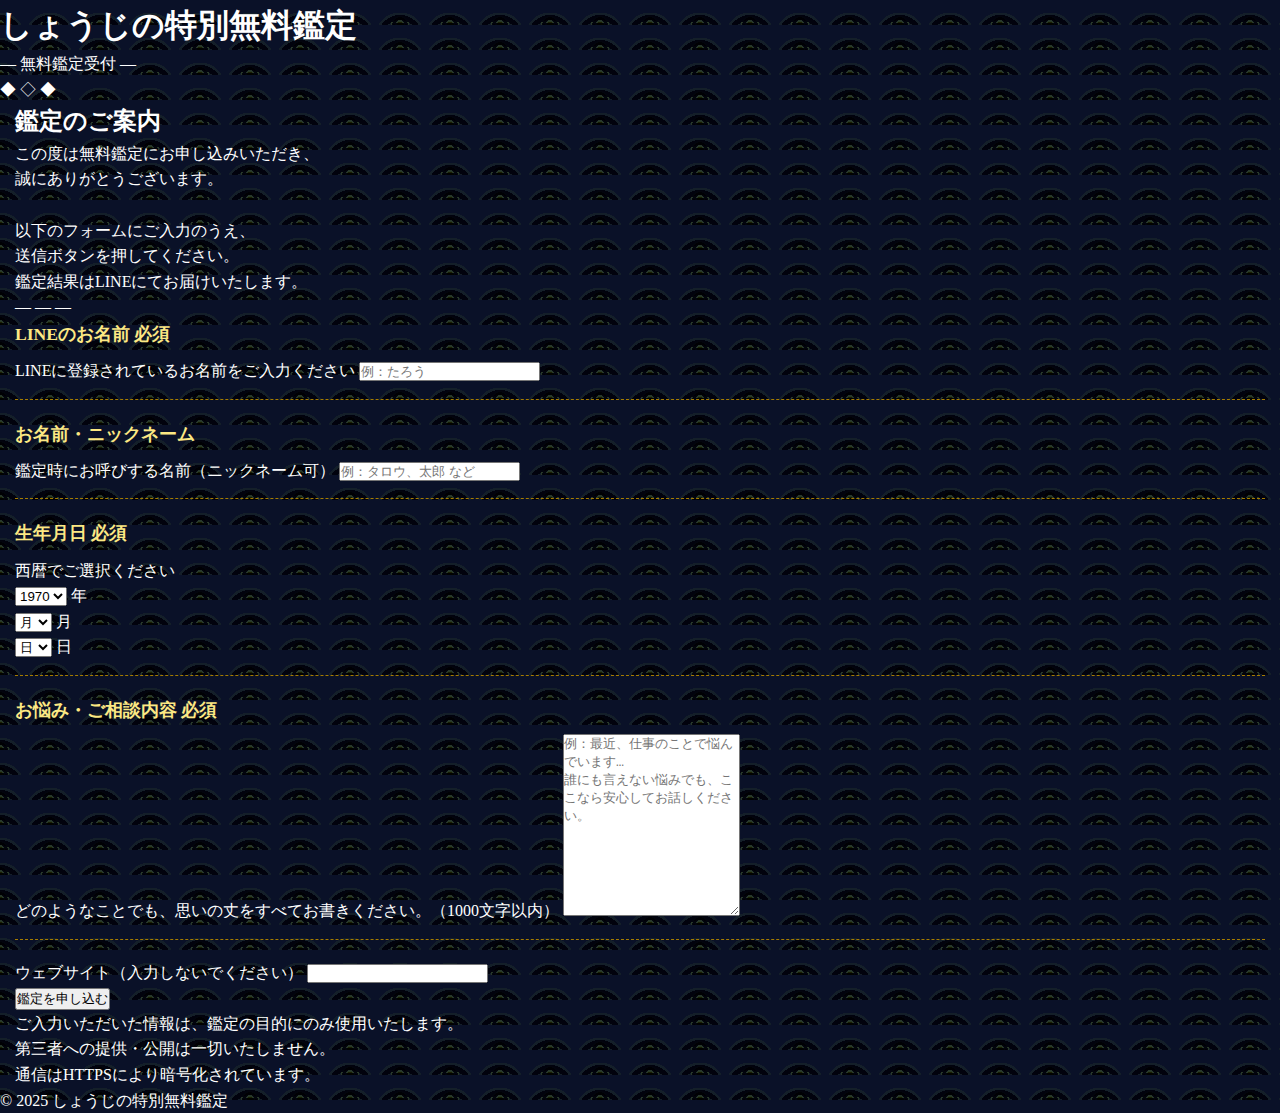
<file: index.html>
<!DOCTYPE html>
<html lang="ja">

<head>
  <meta charset="UTF-8">
  <!--
    =============================================
    無料鑑定受付フォーム — index.html
    =============================================
    【役割】
    公式LINEから誘導される鑑定申し込みフォーム。
    名前・生年月日・お悩みを入力して送信する。
    
    【技術構成】
    - 静的HTML（GitHub Pages対応）
    - フォーム送信は js/form.js で処理
    - 送信先は Google Apps Script → スプレッドシート
    
    【将来の拡張ポイント】
    - フォーム送信先をSupabase/Firebaseに差し替え可能
    - 差し替え時は js/form.js の FORM_CONFIG を変更
  -->
  <meta name="viewport" content="width=device-width, initial-scale=1.0">

  <!-- SEO基本設定 -->
  <title>しょうじの特別無料鑑定</title>
  <meta name="description" content="無料鑑定のお申し込みフォームです。お名前・生年月日・お悩みをご入力ください。LINEにて鑑定結果をお届けいたします。">

  <!-- OGP（SNSシェア時の表示設定） -->
  <meta property="og:title" content="しょうじの特別無料鑑定">
  <meta property="og:description" content="無料鑑定のお申し込みはこちらから。">
  <meta property="og:type" content="website">

  <!-- Google Fonts：明朝体（Noto Serif JP）とゴシック体（Noto Sans JP） -->
  <link rel="preconnect" href="https://fonts.googleapis.com">
  <link rel="preconnect" href="https://fonts.gstatic.com" crossorigin>
  <link
    href="https://fonts.googleapis.com/css2?family=Noto+Sans+JP:wght@400;500&family=Noto+Serif+JP:wght@400;700&display=swap"
    rel="stylesheet">

  <!-- スタイルシート -->
  <link rel="stylesheet" href="css/style.css">
</head>

<body>

  <!-- ========================================
       ヘッダー
       サービス名と簡単な説明
  ======================================== -->
  <header class="site-header">
    <h1 class="site-title">しょうじの特別無料鑑定</h1>
    <p class="site-subtitle">― 無料鑑定受付 ―</p>
  </header>

  <!-- 和風装飾ライン -->
  <div class="decorative-line">◆ ◇ ◆</div>

  <!-- ========================================
       メインコンテンツ
  ======================================== -->
  <main class="main-content">

    <!-- 説明文セクション -->
    <section class="intro-section">
      <h2>鑑定のご案内</h2>
      <p>
        この度は無料鑑定にお申し込みいただき、<br>
        誠にありがとうございます。<br><br>
        以下のフォームにご入力のうえ、<br>
        送信ボタンを押してください。<br>
        鑑定結果はLINEにてお届けいたします。
      </p>
    </section>

    <!-- 和風装飾ライン -->
    <div class="decorative-line">― ― ―</div>

    <!-- ========================================
         鑑定申し込みフォーム
         
         【フォームの仕組み】
         1. ユーザーが入力して送信ボタンを押す
         2. js/form.js がデータを収集
         3. Google Apps Script に JSON で送信
         4. スプレッドシートにデータが記録される
         5. thanks.html に遷移
         
         【将来ここをDBに置き換える】
         フォーム送信処理は form.js に集約されている。
         DB移行時は form.js の FORM_CONFIG と
         submitForm() 関数を変更するだけでOK。
    ======================================== -->
    <form id="appraisal-form" class="form-card" novalidate>

      <!-- === LINEの名前（必須） === -->
      <div class="form-group">
        <label for="line-name">
          LINEのお名前
          <span class="required-badge">必須</span>
        </label>
        <span class="form-hint">LINEに登録されているお名前をご入力ください</span>
        <input type="text" id="line-name" name="line_name" placeholder="例：たろう" required autocomplete="name">
      </div>

      <!-- === ニックネーム（任意） === -->
      <div class="form-group">
        <label for="nickname">
          お名前・ニックネーム
        </label>
        <span class="form-hint">鑑定時にお呼びする名前（ニックネーム可）</span>
        <input type="text" id="nickname" name="nickname" placeholder="例：タロウ、太郎 など" autocomplete="off">
      </div>

      <!-- === 生年月日（必須・年/月/日 個別入力） === -->
      <div class="form-group">
        <label>
          生年月日
          <span class="required-badge">必須</span>
        </label>
        <span class="form-hint">西暦でご選択ください</span>
        <div class="birthday-group">
          <!-- 年 -->
          <div class="birthday-field">
            <select id="birthday-year" name="birthday_year" required>
              <option value="">年</option>
              <!-- JSで動的に生成 -->
            </select>
            <span class="birthday-unit">年</span>
          </div>
          <!-- 月 -->
          <div class="birthday-field">
            <select id="birthday-month" name="birthday_month" required>
              <option value="">月</option>
              <option value="1">1</option>
              <option value="2">2</option>
              <option value="3">3</option>
              <option value="4">4</option>
              <option value="5">5</option>
              <option value="6">6</option>
              <option value="7">7</option>
              <option value="8">8</option>
              <option value="9">9</option>
              <option value="10">10</option>
              <option value="11">11</option>
              <option value="12">12</option>
            </select>
            <span class="birthday-unit">月</span>
          </div>
          <!-- 日 -->
          <div class="birthday-field">
            <select id="birthday-day" name="birthday_day" required>
              <option value="">日</option>
              <!-- JSで動的に生成（1〜31） -->
            </select>
            <span class="birthday-unit">日</span>
          </div>
        </div>
      </div>

      <!-- === お悩み（必須・複数行） === -->
      <div class="form-group">
        <label for="concern">
          お悩み・ご相談内容
          <span class="required-badge">必須</span>
        </label>
        <span class="form-hint">どのようなことでも、思いの丈をすべてお書きください。（1000文字以内）</span>
        <textarea id="concern" name="concern" placeholder="例：最近、仕事のことで悩んでいます…&#10;誰にも言えない悩みでも、ここなら安心してお話しください。" required
          rows="12"></textarea>
      </div>

      <!-- === スパム対策：ハニーポットフィールド ===
           このフィールドは画面に表示されない。
           botが自動入力した場合、送信を拒否する。
           人間のユーザーには見えないので影響なし。
      -->
      <div class="honeypot-field" aria-hidden="true">
        <label for="website">ウェブサイト（入力しないでください）</label>
        <input type="text" id="website" name="website" tabindex="-1" autocomplete="off">
      </div>

      <!-- === タイムスタンプ（hidden） ===
           送信時に js/form.js が自動的にセットする。
           いつ送信されたかを記録するための隠しフィールド。
      -->
      <input type="hidden" id="submitted-at" name="submitted_at">

      <!-- 送信ボタン -->
      <button type="submit" class="submit-btn" id="submit-btn">
        鑑定を申し込む
      </button>

      <!-- エラーメッセージ表示エリア -->
      <div id="form-error" class="form-error" role="alert">
        送信に失敗しました。時間をおいて再度お試しください。
      </div>
    </form>

    <!-- 個人情報の取り扱いについて -->
    <div class="privacy-notice">
      ご入力いただいた情報は、鑑定の目的にのみ使用いたします。<br>
      第三者への提供・公開は一切いたしません。<br>
      通信はHTTPSにより暗号化されています。
    </div>

  </main>

  <!-- ========================================
       フッター
  ======================================== -->
  <footer class="site-footer">
    &copy; 2025 しょうじの特別無料鑑定
  </footer>

  <!-- フォーム送信スクリプト -->
  <script src="js/form.js"></script>

</body>

</html>
</file>
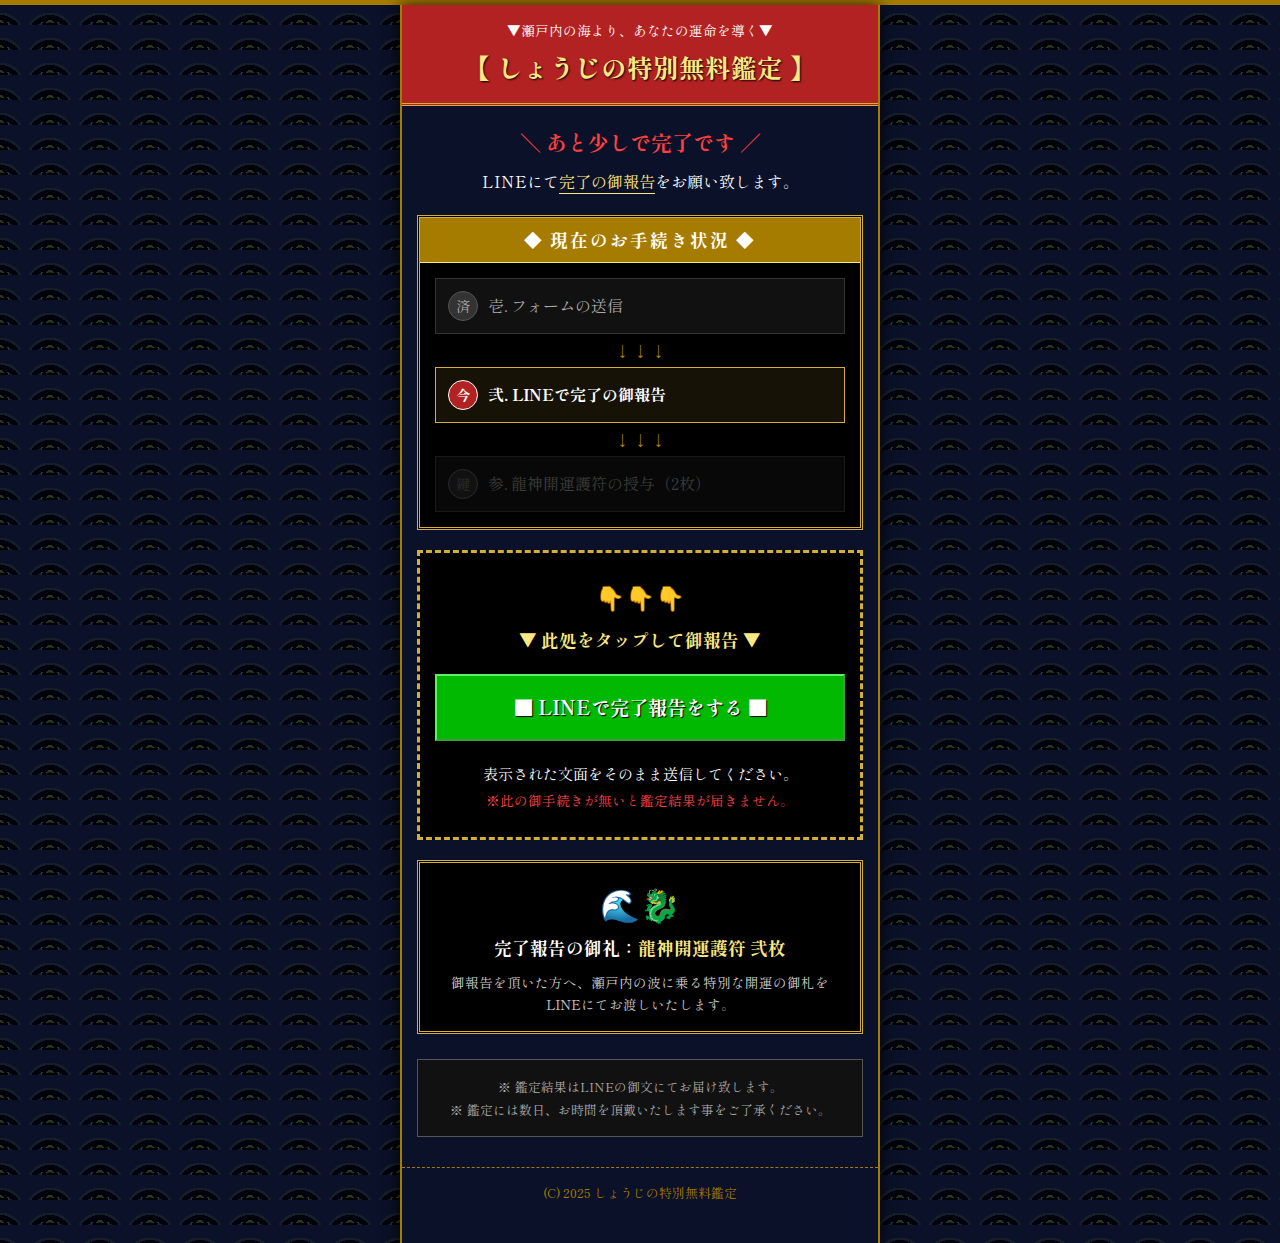
<file: thanks.html>
<!DOCTYPE html>
<html lang="ja">

<head>
    <meta charset="UTF-8">
    <meta name="viewport" content="width=device-width, initial-scale=1.0, maximum-scale=1.0, user-scalable=no">
    <title>送信完了 | しょうじの特別無料鑑定</title>
    <meta name="description" content="無料鑑定のお申し込みが完了しました。">

    <!-- Google Fonts: レトロ・和風な明朝体 -->
    <link rel="preconnect" href="https://fonts.googleapis.com">
    <link rel="preconnect" href="https://fonts.gstatic.com" crossorigin>
    <link
        href="https://fonts.googleapis.com/css2?family=Hina+Mincho&family=Shippori+Mincho:wght@400;600;800&display=swap"
        rel="stylesheet">

    <link rel="stylesheet" href="css/style.css?v=retro">
</head>

<body>
    <!-- 和風ヘッダー装飾 -->
    <div class="header-decoration">
        <div class="wave-pattern"></div>
    </div>

    <div class="container">
        <header class="header">
            <div class="header-inner">
                <p class="subtitle">▼瀬戸内の海より、あなたの運命を導く▼</p>
                <h1 class="title">【 しょうじの特別無料鑑定 】</h1>
            </div>
        </header>

        <main class="main-content">
            <div class="status-banner">
                <div class="blink-text">＼ あと少しで完了です ／</div>
                <p class="status-desc">LINEにて<span class="highlight">完了の御報告</span>をお願い致します。</p>
            </div>

            <div class="retro-box step-box">
                <div class="box-header">
                    <h2>◆ 現在のお手続き状況 ◆</h2>
                </div>
                <div class="box-content">
                    <ul class="step-list">
                        <li class="step-item completed">
                            <span class="step-mark">済</span>
                            <span class="step-text">壱. フォームの送信</span>
                        </li>
                        <li class="step-arrow">↓ ↓ ↓</li>
                        <li class="step-item current">
                            <span class="step-mark blink">今</span>
                            <span class="step-text">弐. LINEで完了の御報告</span>
                        </li>
                        <li class="step-arrow">↓ ↓ ↓</li>
                        <li class="step-item locked">
                            <span class="step-mark">鍵</span>
                            <span class="step-text">参. 龍神開運護符の授与（2枚）</span>
                        </li>
                    </ul>
                </div>
            </div>

            <div class="action-card retro-box border-pulse">
                <div class="finger-point">👇👇👇</div>
                <h3 class="action-title">▼ 此処をタップして御報告 ▼</h3>

                <div class="btn-wrapper">
                    <a href="https://line.me/R/oaMessage/@576iickk/?無料鑑定送信。このまま送信ボタンを押してください。" class="btn-line">
                        ■ LINEで完了報告をする ■
                    </a>
                </div>

                <div class="action-hint">
                    <p class="hint-main">表示された文面をそのまま送信してください。</p>
                    <p class="text-alert">※此の御手続きが無いと鑑定結果が届きません。</p>
                </div>
            </div>

            <div class="reward-box retro-box">
                <div class="box-content text-center">
                    <div class="reward-icon">🌊🐉</div>
                    <h4 class="reward-title">完了報告の御礼：<span class="text-gold">龍神開運護符 弐枚</span></h4>
                    <p class="reward-desc">御報告を頂いた方へ、瀬戸内の波に乗る特別な開運の御札をLINEにてお渡しいたします。</p>
                </div>
            </div>

            <div class="privacy-box text-center">
                ※ 鑑定結果はLINEの御文にてお届け致します。<br>
                ※ 鑑定には数日、お時間を頂戴いたします事をご了承ください。
            </div>

        </main>

        <footer class="footer">
            <hr class="footer-line">
            <p>(C) 2025 しょうじの特別無料鑑定</p>
        </footer>
    </div>
</body>

</html>
</file>
<file: css/style.css>
/* ============================================
 * ガラケー風・和風・海（しょうじ先生）
 * しょうじの特別無料鑑定 -> しょうじの特別無料鑑定
 * ============================================ */

:root {
  /* 瀬戸内海の夜明け・和風の色使い */
  --bg-dark-blue: #0A1128;
  /* 深い海の色 */
  --bg-pattern: #17244B;

  --gold-primary: #D4AF37;
  /* 金箔のような金 */
  --gold-light: #FCE883;
  --gold-dark: #A67C00;

  --red-accent: #B22222;
  /* 鳥居のような朱・エンジ */
  --red-light: #FF4040;

  --text-main: #FFFFFF;
  --text-gold: #FCE883;

  /* レトロ明朝体 */
  --font-serif: 'Shippori Mincho', 'Hina Mincho', serif;
  --font-sans: 'Shippori Mincho', 'Hina Mincho', serif;
  /* 全て明朝体に寄せる */

  --line-color: #00B900;
}

* {
  margin: 0;
  padding: 0;
  box-sizing: border-box;
}

body {
  font-family: var(--font-serif);
  background-color: var(--bg-dark-blue);
  color: var(--text-main);
  line-height: 1.6;
  font-size: 16px;
  /* 青海波（せいがいは）風のシンプルな背景パターン（CSSで擬似的に表現） */
  background-image:
    radial-gradient(circle at 100% 150%, var(--bg-dark-blue) 24%, var(--text-gold) 24%, var(--text-gold) 28%, var(--bg-dark-blue) 28%, var(--bg-dark-blue) 36%, var(--text-gold) 36%, var(--text-gold) 40%, transparent 40%, transparent),
    radial-gradient(circle at 0 150%, var(--bg-dark-blue) 24%, var(--text-gold) 24%, var(--text-gold) 28%, var(--bg-dark-blue) 28%, var(--bg-dark-blue) 36%, var(--text-gold) 36%, var(--text-gold) 40%, transparent 40%, transparent),
    radial-gradient(circle at 50% 100%, var(--gold-dark) 10%, var(--text-gold) 10%, var(--text-gold) 14%, var(--bg-dark-blue) 14%, var(--bg-dark-blue) 22%, var(--text-gold) 22%, var(--text-gold) 26%, transparent 26%, transparent);
  background-size: 50px 25px;
  background-position: 0 0, 0 0, 25px 0;
  background-blend-mode: overlay;
  /* パターンを目立たせすぎないように */
}

/* ガラケー風のコンテナ */
.container {
  max-width: 480px;
  /* ガラケー画面やスマホ画面を意識した少し狭めの幅 */
  margin: 0 auto;
  background-color: var(--bg-dark-blue);
  /* コンテンツ部分は塗りつぶして読みやすく */
  min-height: 100vh;
  padding-bottom: 40px;
  box-shadow: 0 0 15px rgba(0, 0, 0, 0.8);
  border-left: 2px solid var(--gold-dark);
  border-right: 2px solid var(--gold-dark);
}

/* --- ヘッダー --- */
.header-decoration {
  background-color: var(--gold-dark);
  height: 5px;
  width: 100%;
}

.header {
  text-align: center;
  background-color: var(--red-accent);
  padding: 15px 5px;
  border-bottom: 3px double var(--gold-primary);
  margin-bottom: 10px;
}

.subtitle {
  font-size: 0.85rem;
  color: #fff;
  margin-bottom: 5px;
}

.title {
  font-size: 1.6rem;
  color: var(--text-gold);
  font-weight: 800;
  text-shadow: 1px 1px 2px #000;
}

/* --- マーキー風・お知らせ --- */
.marquee-wrapper {
  background-color: #000;
  color: var(--gold-light);
  padding: 5px 0;
  font-size: 0.9rem;
  border-top: 1px solid var(--gold-dark);
  border-bottom: 1px solid var(--gold-dark);
  margin-bottom: 20px;
}

/* --- 共通のレトロボックス（昔のテーブルレイアウト風） --- */
.main-content {
  padding: 0 15px;
}

.retro-box {
  background-color: #000;
  border: 3px double var(--gold-primary);
  margin-bottom: 25px;
  border-radius: 0;
  /* 角丸なしのレトロ感 */
}

.box-header {
  background-color: var(--gold-dark);
  color: #fff;
  text-align: center;
  padding: 8px 5px;
  border-bottom: 1px solid var(--gold-light);
}

.box-header h2 {
  font-size: 1.1rem;
  letter-spacing: 2px;
}

.box-content {
  padding: 15px;
}

.intro-text {
  font-size: 1.05rem;
  /* より大きく読みやすく */
  line-height: 1.8;
  margin-bottom: 20px;
  text-align: justify;
}

/* --- フォーム --- */
.form-group {
  margin-bottom: 20px;
  border-bottom: 1px dashed var(--gold-dark);
  padding-bottom: 15px;
}

.form-group:last-child {
  border-bottom: none;
}

.form-group label {
  display: block;
  font-size: 1.1rem;
  /* 少し大きく */
  color: var(--text-gold);
  margin-bottom: 10px;
  font-weight: 600;
}

.badge {
  font-size: 0.75rem;
  padding: 2px 6px;
  vertical-align: middle;
  border-radius: 2px;
}

.badge-required {
  background-color: var(--red-accent);
  color: #fff;
  border: 1px solid var(--red-light);
}

.badge-optional {
  background-color: #555;
  color: #ddd;
  border: 1px solid #777;
}

.input-hint {
  font-size: 0.8rem;
  color: #ccc;
  margin-bottom: 8px;
}

.input-wrapper input[type="text"],
.input-wrapper textarea,
.select-wrapper select {
  width: 100%;
  background-color: #fff;
  border: 2px inset #ccc;
  /* 昔のテキスト入力欄のような立体感 */
  padding: 14px 10px;
  /* タップエリアを確保 */
  color: #000;
  font-family: 'Noto Sans JP', sans-serif;
  /* 入力欄だけはゴシックで見やすく */
  font-size: 16px;
  /* 16px以上でiOSズームを防止 */
  border-radius: 0;
  /* 角丸なし */
  box-sizing: border-box;
  min-height: 50px;
  /* 押しやすい高さを確保 */
  appearance: none;
  /* デフォルトのスタイルをリセット */
  -webkit-appearance: none;
}

.input-wrapper textarea {
  min-height: 150px;
  resize: vertical;
}

/* selectは横並びに */
.select-group {
  display: flex;
  align-items: center;
  gap: 5px;
}

.select-wrapper {
  flex: 1;
}

.unit {
  font-size: 0.9rem;
  color: #fff;
}

/* selectの矢印はそのままでOSネイティブを使わせる（使い勝手重視） */

.honeypot {
  position: absolute;
  left: -9999px;
}

/* --- ボタン --- */
.submit-wrapper {
  text-align: center;
  margin-top: 25px;
}

.submit-arrow {
  color: var(--gold-light);
  font-size: 1.2rem;
  margin-bottom: 10px;
  animation: blink 1s infinite alternate;
}

@keyframes blink {
  0% {
    opacity: 0.3;
  }

  100% {
    opacity: 1;
  }
}

.btn-primary {
  display: inline-block;
  width: 100%;
  background: linear-gradient(to bottom, #d4af37, #8b6508);
  color: #fff;
  border: 2px outset #fce883;
  /* 昔の立体的なボタン */
  padding: 18px 10px;
  /* タップしやすいよう高さを拡大 */
  font-family: var(--font-serif);
  font-size: 1.3rem;
  /* ボタンテキスト拡大 */
  font-weight: bold;
  cursor: pointer;
  text-shadow: 1px 1px 2px #000;
}

.btn-primary:active {
  border: 2px inset #fce883;
  background: linear-gradient(to bottom, #8b6508, #d4af37);
  padding-top: 17px;
  padding-bottom: 13px;
}

.btn-primary:disabled {
  background: #555;
  border-color: #777;
  color: #aaa;
}

.form-error {
  display: none;
  margin-top: 15px;
  background: #000;
  border: 2px dotted red;
  color: #ff4040;
  padding: 10px;
  font-size: 0.9rem;
}

.form-error.visible {
  display: block;
}

/* --- 個人情報の箱 --- */
.privacy-box {
  border: 1px solid #555;
  background-color: #111;
  padding: 15px;
  font-size: 0.8rem;
  color: #aaa;
  text-align: center;
  line-height: 1.8;
  margin-bottom: 20px;
}

/* --- フッター --- */
.footer {
  text-align: center;
  color: var(--gold-dark);
  font-size: 0.8rem;
  padding-top: 10px;
}

.footer-line {
  border: 0;
  border-top: 1px dashed var(--gold-dark);
  margin-bottom: 15px;
}


/* =======================================================
 *  Thanks ページ用スタイル
 * ======================================================= */

.status-banner {
  text-align: center;
  margin: 20px 0;
}

.blink-text {
  color: var(--red-light);
  font-size: 1.3rem;
  font-weight: bold;
  animation: blink 1s infinite alternate;
  margin-bottom: 10px;
}

.status-desc {
  font-size: 1rem;
}

.highlight {
  color: var(--text-gold);
  border-bottom: 1px solid var(--text-gold);
}

.step-box {
  margin-bottom: 20px;
}

.step-list {
  list-style: none;
  padding: 0;
}

.step-item {
  background-color: #111;
  border: 1px solid #333;
  padding: 12px;
  display: flex;
  align-items: center;
  gap: 10px;
}

.step-arrow {
  text-align: center;
  color: var(--gold-dark);
  padding: 5px 0;
  font-size: 0.9rem;
}

.step-item.completed {
  color: #aaa;
}

.step-item.completed .step-mark {
  background: #333;
  color: #aaa;
}

.step-item.current {
  border: 1px solid var(--gold-primary);
  background-color: rgba(212, 175, 55, 0.1);
  color: #fff;
  font-weight: bold;
}

.step-item.current .step-mark {
  background: var(--red-accent);
  color: #fff;
  border: 1px solid #fff;
}

.step-item.locked {
  opacity: 0.5;
  color: #777;
}

.step-item.locked .step-mark {
  background: #222;
  color: #555;
}

.step-mark {
  display: inline-block;
  width: 30px;
  height: 30px;
  line-height: 28px;
  text-align: center;
  border-radius: 50%;
  font-size: 0.9rem;
  border: 1px solid #555;
}

.border-pulse {
  border: 3px dashed var(--gold-primary);
  animation: borderBlink 1.5s infinite alternate;
}

@keyframes borderBlink {
  0% {
    border-color: var(--gold-dark);
  }

  100% {
    border-color: var(--gold-light);
  }
}

.action-card {
  text-align: center;
  padding: 25px 15px;
  margin-bottom: 20px;
}

.action-title {
  color: var(--text-gold);
  font-size: 1.1rem;
  margin-bottom: 20px;
}

.finger-point {
  font-size: 1.5rem;
  margin-bottom: 10px;
  animation: moveHand 1s infinite alternate;
}

@keyframes moveHand {
  from {
    transform: translateY(-5px);
  }

  to {
    transform: translateY(5px);
  }
}

.btn-wrapper {
  margin-bottom: 20px;
}

.btn-line {
  display: inline-block;
  width: 100%;
  background-color: var(--line-color);
  color: #fff;
  border: 2px outset #5ff15f;
  padding: 16px 10px;
  font-size: 1.2rem;
  font-weight: bold;
  text-decoration: none;
  text-shadow: 1px 1px 1px #000;
  box-shadow: 0 4px 6px rgba(0, 0, 0, 0.5);
}

.btn-line:active {
  border: 2px inset #5ff15f;
  background-color: #009900;
  transform: translateY(2px);
  box-shadow: 0 1px 2px rgba(0, 0, 0, 0.5);
}

.hint-main {
  font-size: 0.95rem;
  color: #fff;
  margin-bottom: 5px;
}

.text-alert {
  color: var(--red-light);
  font-size: 0.85rem;
}

.reward-icon {
  font-size: 2rem;
  margin-bottom: 5px;
}

.reward-title {
  font-size: 1.1rem;
  margin-bottom: 10px;
}

.text-gold {
  color: var(--text-gold);
}

.reward-desc {
  font-size: 0.85rem;
  color: #ccc;
  line-height: 1.6;
}

.text-center {
  text-align: center;
}

/* スマホでの細かな調整 */
@media (max-width: 480px) {
  .title {
    font-size: 1.4rem;
  }

  .btn-primary {
    font-size: 1.1rem;
  }

  .btn-line {
    font-size: 1.1rem;
  }
}

@media (max-width: 360px) {
  .title {
    font-size: 1.2rem;
  }

  .box-content {
    padding: 10px;
  }

  .step-text {
    font-size: 0.9rem;
  }
}
</file>
